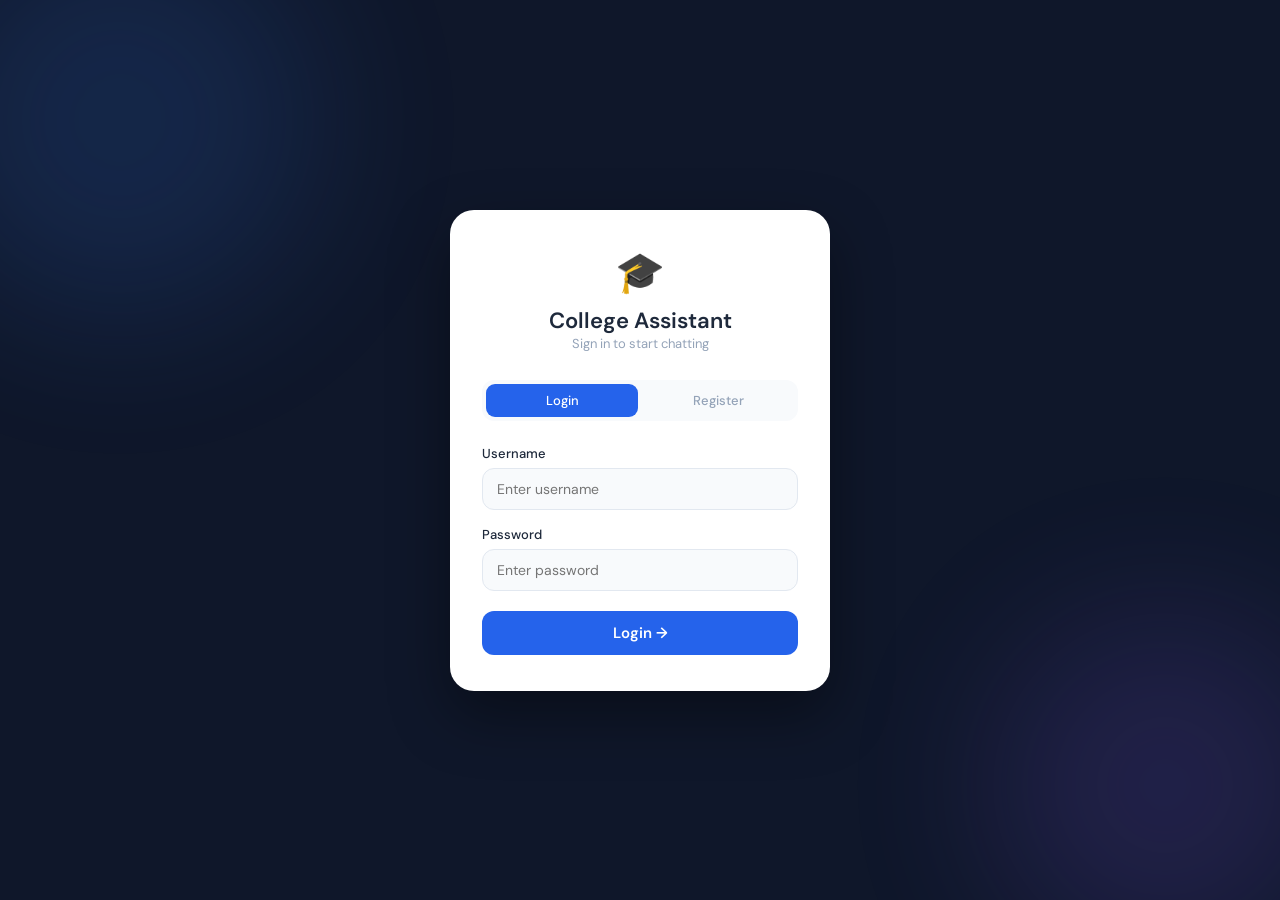
<file: frontend/index.html>
<!DOCTYPE html>
<html lang="en" data-theme="light">
<head>
    <meta charset="UTF-8">
    <meta name="viewport" content="width=device-width, initial-scale=1.0">
    <title>College Help Chatbot</title>
    <link rel="preconnect" href="https://fonts.googleapis.com">
    <link href="https://fonts.googleapis.com/css2?family=DM+Sans:wght@400;500;600&display=swap" rel="stylesheet">
    <link rel="stylesheet" href="style.css">
</head>
<body>
<div class="page-bg"><div class="blob blob1"></div><div class="blob blob2"></div></div>

<div class="chat-wrapper">
    <!-- Header -->
    <div class="chat-header">
        <div class="header-icon">🎓</div>
        <div class="header-text">
            <h1>College Assistant</h1>
            <span class="status-dot"></span><span class="status-label" id="usernameLabel">Online</span>
        </div>
        <div class="header-actions">
            <button class="icon-btn" onclick="toggleDark()" id="darkBtn">🌙</button>
            <button class="icon-btn" id="adminBtn" onclick="openAdmin()" style="display:none">⚙️</button>
            <button class="clear-btn" onclick="clearChat()">↺</button>
            <button class="clear-btn" onclick="logout()">Logout</button>
        </div>
    </div>

    <!-- Messages -->
    <div class="chat-messages" id="chatMessages">
        <div class="message bot-message">
            <div class="avatar">🤖</div>
            <div class="bubble">Hi! 👋 Ask me about <strong>fees, hostel, placement, exams, scholarships</strong>!</div>
        </div>
    </div>

    <!-- Typing -->
    <div class="typing-indicator" id="typingIndicator" style="display:none;">
        <div class="avatar">🤖</div>
        <div class="typing-bubble"><span></span><span></span><span></span></div>
    </div>

    <!-- Suggestions -->
    <div class="suggestions" id="suggestions">
        <button onclick="quickAsk('What is the CSE fee?')">CSE Fee</button>
        <button onclick="quickAsk('Hostel fee details')">Hostel</button>
        <button onclick="quickAsk('Placement companies')">Placement</button>
        <button onclick="quickAsk('Exam schedule')">Exams</button>
        <button onclick="quickAsk('Scholarship details')">Scholarship</button>
    </div>

    <!-- Input -->
    <div class="chat-input-area">
        <button id="micBtn" onclick="toggleVoice()">🎤</button>
        <input type="text" id="userInput" placeholder="Type or speak your question..."
            onkeydown="if(event.key==='Enter') sendMessage()" autocomplete="off">
        <button id="sendBtn" onclick="sendMessage()">
            <svg width="20" height="20" viewBox="0 0 24 24" fill="none" stroke="currentColor" stroke-width="2.5" stroke-linecap="round" stroke-linejoin="round">
                <line x1="22" y1="2" x2="11" y2="13"></line>
                <polygon points="22 2 15 22 11 13 2 9 22 2"></polygon>
            </svg>
        </button>
    </div>
</div>

<!-- Admin Modal -->
<div class="modal-overlay" id="adminModal" style="display:none;">
    <div class="modal">
        <div class="modal-header">
            <div class="modal-tabs">
                <button class="tab-btn active" onclick="switchTab('faqs')">📋 FAQs</button>
                <button class="tab-btn" onclick="switchTab('students')">👥 Students</button>
                <button class="tab-btn" onclick="switchTab('history')">📊 History</button>
            </div>
            <button class="modal-close" onclick="closeAdmin()">✕</button>
        </div>

        <!-- FAQs -->
        <div id="tab-faqs">
            <div class="admin-form">
                <input type="text" id="newQuestion" placeholder="Keyword (e.g. cse fee)">
                <input type="text" id="newAnswer" placeholder="Answer">
                <button onclick="addFaq()">+ Add</button>
            </div>
            <div class="faq-list" id="faqList"><p class="loading-text">Loading...</p></div>
        </div>

        <!-- Students -->
        <div id="tab-students" style="display:none;">
            <div class="faq-list" id="studentList"><p class="loading-text">Loading...</p></div>
        </div>

        <!-- History -->
        <div id="tab-history" style="display:none;">
            <div class="history-toolbar">
                <span class="history-label">📈 Analytics</span>
                <button class="btn-danger" onclick="clearHistory()">🗑️ Clear All</button>
            </div>
            <div class="faq-list" id="historyList"><p class="loading-text">Loading...</p></div>
        </div>
    </div>
</div>

<script src="script.js"></script>
</body>
</html>
</file>
<file: frontend/style.css>
*, *::before, *::after { box-sizing: border-box; margin: 0; padding: 0; }

/* ── Light/Dark CSS Variables ── */
:root {
    --primary: #2563eb;
    --primary-dark: #1d4ed8;
    --primary-light: #eff6ff;
    --bot-bg: #f1f5f9;
    --user-bg: #2563eb;
    --user-text: #ffffff;
    --bot-text: #1e293b;
    --surface: #ffffff;
    --border: #e2e8f0;
    --muted: #94a3b8;
    --page-bg: #0f172a;
    --input-bg: #f8fafc;
    --modal-bg: #ffffff;
    --tab-active: #2563eb;
    --radius: 18px;
}

[data-theme="dark"] {
    --primary: #3b82f6;
    --primary-dark: #2563eb;
    --primary-light: #1e3a5f;
    --bot-bg: #1e293b;
    --user-bg: #3b82f6;
    --user-text: #ffffff;
    --bot-text: #e2e8f0;
    --surface: #0f172a;
    --border: #334155;
    --muted: #64748b;
    --page-bg: #020617;
    --input-bg: #1e293b;
    --modal-bg: #1e293b;
}

body {
    font-family: 'DM Sans', sans-serif;
    background: var(--page-bg);
    min-height: 100vh;
    display: flex; align-items: center; justify-content: center;
    overflow: hidden;
    transition: background 0.3s;
}

.page-bg { position: fixed; inset: 0; z-index: 0; pointer-events: none; }
.blob { position: absolute; border-radius: 50%; filter: blur(80px); opacity: 0.15;
        animation: blobFloat 8s ease-in-out infinite alternate; }
.blob1 { width:500px; height:500px; background:#3b82f6; top:-100px; left:-100px; }
.blob2 { width:400px; height:400px; background:#8b5cf6; bottom:-80px; right:-80px; animation-delay:-4s; }
@keyframes blobFloat { from{transform:translate(0,0) scale(1)} to{transform:translate(40px,30px) scale(1.08)} }

/* ── Chat Wrapper ── */
.chat-wrapper {
    position: relative; z-index: 1;
    width: 420px; height: 650px;
    background: var(--surface);
    border-radius: 24px;
    display: flex; flex-direction: column;
    box-shadow: 0 32px 80px rgba(0,0,0,0.45), 0 0 0 1px rgba(255,255,255,0.05);
    overflow: hidden;
    transition: background 0.3s;
}

/* ── Header ── */
.chat-header {
    background: linear-gradient(135deg, #1e40af, #2563eb);
    padding: 14px 16px;
    display: flex; align-items: center; gap: 10px;
    flex-shrink: 0;
}
.header-icon {
    font-size: 24px; width: 42px; height: 42px;
    background: rgba(255,255,255,0.15); border-radius: 12px;
    display: flex; align-items: center; justify-content: center; flex-shrink: 0;
}
.header-text h1 { font-size: 15px; font-weight: 600; color: white; }
.status-dot { display:inline-block; width:7px; height:7px; background:#4ade80;
              border-radius:50%; margin-right:5px; animation: pulse 2s infinite; }
@keyframes pulse { 0%,100%{opacity:1} 50%{opacity:0.4} }
.status-label { font-size: 12px; color: rgba(255,255,255,0.75); }

.header-actions { margin-left: auto; display: flex; gap: 6px; align-items: center; }
.icon-btn {
    background: rgba(255,255,255,0.15); border: none;
    border-radius: 10px; width: 32px; height: 32px;
    cursor: pointer; font-size: 15px;
    display: flex; align-items: center; justify-content: center;
    transition: background 0.2s; color: white;
}
.icon-btn:hover { background: rgba(255,255,255,0.28); }
.clear-btn {
    background: rgba(255,255,255,0.15); color: white;
    border: 1.5px solid rgba(255,255,255,0.3); border-radius: 20px;
    padding: 4px 11px; font-size: 12px; font-family: 'DM Sans', sans-serif;
    font-weight: 500; cursor: pointer; transition: all 0.2s;
}
.clear-btn:hover { background: rgba(255,255,255,0.28); }

/* ── Messages ── */
.chat-messages {
    flex: 1; overflow-y: auto; padding: 16px 13px 8px;
    display: flex; flex-direction: column; gap: 12px; scroll-behavior: smooth;
}
.chat-messages::-webkit-scrollbar { width: 4px; }
.chat-messages::-webkit-scrollbar-thumb { background: var(--border); border-radius: 10px; }

.message { display:flex; align-items:flex-end; gap:8px; animation: fadeSlideUp 0.3s ease; }
@keyframes fadeSlideUp { from{opacity:0;transform:translateY(10px)} to{opacity:1;transform:translateY(0)} }
.bot-message  { flex-direction: row; }
.user-message { flex-direction: row-reverse; }

.avatar {
    width: 30px; height: 30px; border-radius: 50%;
    display: flex; align-items: center; justify-content: center;
    font-size: 14px; flex-shrink: 0;
    background: var(--bot-bg); border: 2px solid var(--border);
}
.bubble {
    max-width: 75%; padding: 10px 14px;
    border-radius: var(--radius); font-size: 14px; line-height: 1.55; word-break: break-word;
    transition: background 0.3s, color 0.3s;
}
.bot-message  .bubble { background: var(--bot-bg); color: var(--bot-text); border-bottom-left-radius: 4px; }
.user-message .bubble { background: var(--user-bg); color: var(--user-text); border-bottom-right-radius: 4px; }

/* Typing cursor */
.typing-effect::after { content:"▋"; animation:blink 0.7s infinite; color:var(--primary); }
@keyframes blink { 0%,100%{opacity:1} 50%{opacity:0} }

/* Typing indicator */
.typing-indicator { display:flex; align-items:flex-end; gap:8px; padding:0 13px 6px; animation:fadeSlideUp 0.3s ease; }
.typing-bubble {
    background:var(--bot-bg); border-radius:var(--radius); border-bottom-left-radius:4px;
    padding:12px 16px; display:flex; gap:5px; align-items:center;
}
.typing-bubble span { width:7px; height:7px; background:var(--muted); border-radius:50%;
                      animation:typingDot 1.2s infinite ease-in-out; }
.typing-bubble span:nth-child(2){animation-delay:0.2s}
.typing-bubble span:nth-child(3){animation-delay:0.4s}
@keyframes typingDot { 0%,80%,100%{transform:scale(0.7);opacity:0.4} 40%{transform:scale(1);opacity:1} }

/* Suggestions */
.suggestions { padding:4px 13px 8px; display:flex; gap:7px; flex-wrap:nowrap; overflow-x:auto; }
.suggestions::-webkit-scrollbar { display:none; }
.suggestions button {
    flex-shrink:0; background:var(--primary-light); color:var(--primary);
    border:1.5px solid #bfdbfe; border-radius:20px; padding:5px 12px;
    font-size:12px; font-family:'DM Sans',sans-serif; font-weight:500;
    cursor:pointer; transition:all 0.2s; white-space:nowrap;
}
.suggestions button:hover { background:var(--primary); color:white; border-color:var(--primary); transform:translateY(-1px); }

/* ── Input Area ── */
.chat-input-area {
    padding: 10px 13px 14px; display:flex; gap:8px; align-items:center;
    border-top:1px solid var(--border); background:var(--surface); transition:background 0.3s;
}
.chat-input-area input {
    flex:1; padding:10px 14px; border:1.5px solid var(--border);
    border-radius:50px; font-size:14px; font-family:'DM Sans',sans-serif;
    outline:none; background:var(--input-bg); color:var(--bot-text);
    transition:border-color 0.2s, box-shadow 0.2s, background 0.3s;
}
.chat-input-area input:focus { border-color:var(--primary); box-shadow:0 0 0 3px rgba(37,99,235,0.12); }
.chat-input-area input::placeholder { color:var(--muted); }

/* Mic button */
#micBtn {
    width:38px; height:38px; background:var(--bot-bg); color:var(--bot-text);
    border:1.5px solid var(--border); border-radius:50%; cursor:pointer;
    display:flex; align-items:center; justify-content:center;
    font-size:15px; flex-shrink:0; transition:all 0.2s;
}
#micBtn:hover { background:var(--primary-light); border-color:var(--primary); }
#micBtn.recording { background:#fee2e2; border-color:#ef4444; animation:micPulse 1s infinite; }
@keyframes micPulse { 0%,100%{transform:scale(1)} 50%{transform:scale(1.1)} }

#sendBtn {
    width:38px; height:38px; background:var(--primary); color:white;
    border:none; border-radius:50%; cursor:pointer;
    display:flex; align-items:center; justify-content:center;
    flex-shrink:0; transition:background 0.2s, transform 0.15s;
}
#sendBtn:hover { background:var(--primary-dark); transform:scale(1.07); }
#sendBtn:active { transform:scale(0.95); }

/* ── Admin Modal ── */
.modal-overlay {
    position:fixed; inset:0; background:rgba(0,0,0,0.6);
    z-index:100; display:flex; align-items:center; justify-content:center;
    backdrop-filter:blur(4px);
}
.modal {
    background:var(--modal-bg); border-radius:20px; width:640px; max-height:82vh;
    display:flex; flex-direction:column;
    box-shadow:0 24px 60px rgba(0,0,0,0.3);
    overflow:hidden; transition:background 0.3s;
}
.modal-header {
    padding:14px 20px; border-bottom:1px solid var(--border);
    display:flex; align-items:center; justify-content:space-between;
}
.modal-tabs { display:flex; gap:8px; }
.tab-btn {
    background:none; border:1.5px solid var(--border); border-radius:10px;
    padding:6px 14px; font-size:13px; font-family:'DM Sans',sans-serif;
    font-weight:500; cursor:pointer; color:var(--muted); transition:all 0.2s;
}
.tab-btn.active { background:var(--primary); color:white; border-color:var(--primary); }
.modal-close { background:none; border:none; font-size:18px; cursor:pointer; color:var(--muted); }
.modal-close:hover { color:var(--bot-text); }

.admin-form {
    padding:14px 20px; display:flex; gap:8px; border-bottom:1px solid var(--border); flex-wrap:wrap;
}
.admin-form input {
    flex:1; min-width:150px; padding:8px 12px;
    border:1.5px solid var(--border); border-radius:10px;
    font-size:13px; font-family:'DM Sans',sans-serif;
    background:var(--input-bg); color:var(--bot-text); outline:none;
}
.admin-form input:focus { border-color:var(--primary); }
.admin-form button {
    background:var(--primary); color:white; border:none;
    border-radius:10px; padding:8px 16px; font-size:13px;
    font-family:'DM Sans',sans-serif; font-weight:500; cursor:pointer;
}
.admin-form button:hover { background:var(--primary-dark); }

.faq-list { flex:1; overflow-y:auto; padding:12px 20px; display:flex; flex-direction:column; gap:8px; }
.loading-text { color:var(--muted); font-size:14px; text-align:center; padding:20px; }

.faq-row {
    display:flex; align-items:center; gap:8px; padding:10px 12px;
    border-radius:12px; border:1px solid var(--border); transition:background 0.3s;
}
.faq-fields { display:flex; gap:7px; flex:1; }
.faq-fields input {
    flex:1; padding:7px 10px; border:1.5px solid var(--border); border-radius:8px;
    font-size:13px; font-family:'DM Sans',sans-serif;
    background:var(--input-bg); color:var(--bot-text); outline:none;
}
.faq-fields input:focus { border-color:var(--primary); }
.faq-actions { display:flex; gap:5px; flex-shrink:0; }
.btn-save,.btn-delete {
    padding:5px 10px; border:none; border-radius:7px;
    font-size:12px; font-family:'DM Sans',sans-serif; font-weight:500; cursor:pointer;
}
.btn-save   { background:#d1fae5; color:#065f46; }
.btn-save:hover   { background:#a7f3d0; }
.btn-delete { background:#fee2e2; color:#991b1b; }
.btn-delete:hover { background:#fecaca; }

/* History tab */
.history-toolbar {
    padding:12px 20px; display:flex; align-items:center;
    justify-content:space-between; border-bottom:1px solid var(--border);
}
.history-label { font-size:13px; font-weight:600; color:var(--bot-text); }
.btn-danger {
    background:#fee2e2; color:#991b1b; border:none; border-radius:8px;
    padding:6px 12px; font-size:12px; font-family:'DM Sans',sans-serif;
    font-weight:500; cursor:pointer;
}
.btn-danger:hover { background:#fecaca; }

.history-row {
    display:flex; align-items:center; justify-content:space-between;
    padding:10px 12px; border-radius:10px; border:1px solid var(--border);
}
.history-question { font-size:13px; color:var(--bot-text); font-weight:500; }
.history-count {
    background:var(--primary-light); color:var(--primary);
    border-radius:20px; padding:3px 10px; font-size:12px; font-weight:600;
    flex-shrink:0;
}

@media (max-width:480px) {
    .chat-wrapper { width:100vw; height:100dvh; border-radius:0; }
    .modal { width:95vw; }
}

/* ── Feedback Buttons ── */
.bot-wrapper { display: flex; flex-direction: column; gap: 5px; max-width: 75%; }

.feedback-row {
    display: flex; align-items: center; gap: 6px;
    padding: 4px 2px;
    animation: fadeSlideUp 0.3s ease;
}

.fb-btn {
    background: var(--bot-bg); border: 1.5px solid var(--border);
    border-radius: 20px; padding: 3px 10px; font-size: 14px;
    cursor: pointer; transition: all 0.2s;
}
.fb-btn:hover { transform: scale(1.15); border-color: var(--primary); }

.fb-label { font-size: 11px; color: var(--muted); }

.fb-done { font-size: 12px; padding: 3px 10px; border-radius: 20px; }
.fb-good { background: #d1fae5; color: #065f46; }
.fb-bad  { background: #fee2e2; color: #991b1b; }

/* ── History stats ── */
.stats-bar {
    display: flex; align-items: center; gap: 16px;
    padding: 10px 14px; background: var(--bot-bg);
    border-radius: 12px; font-size: 13px; color: var(--bot-text);
    margin-bottom: 4px;
}
.section-label {
    font-size: 12px; font-weight: 600; color: var(--muted);
    text-transform: uppercase; letter-spacing: 0.5px;
    padding: 8px 2px 4px;
}
.bad-row { border-color: #fecaca; background: #fff5f5; }
[data-theme="dark"] .bad-row { background: #2d1515; border-color: #7f1d1d; }

.history-row {
    display: flex; align-items: center; justify-content: space-between;
    padding: 10px 12px; border-radius: 10px; border: 1px solid var(--border);
}
.history-question { font-size: 13px; color: var(--bot-text); font-weight: 500; }
.history-count {
    background: var(--primary-light); color: var(--primary);
    border-radius: 20px; padding: 3px 10px; font-size: 12px; font-weight: 600; flex-shrink: 0;
}
</file>
